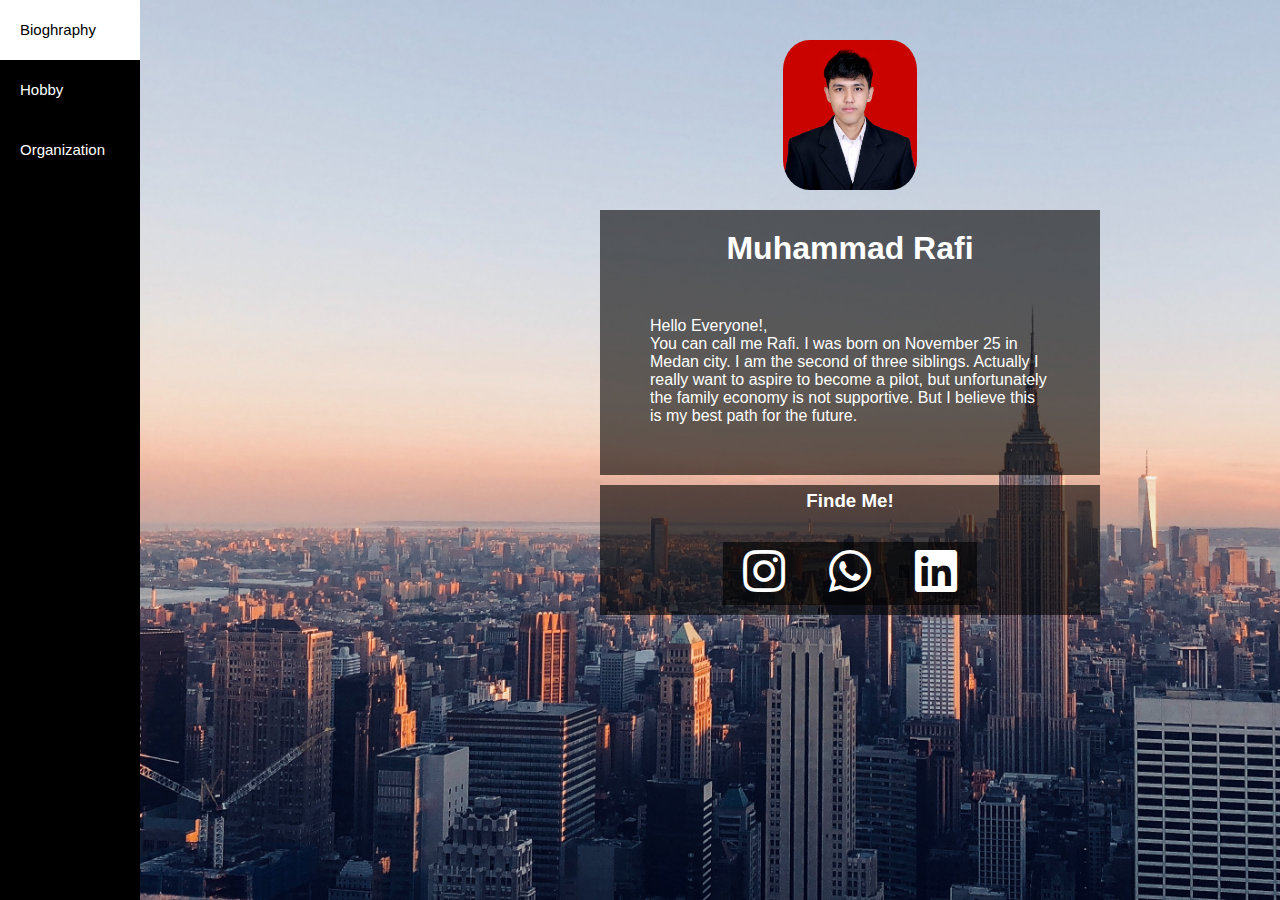
<file: index.html>
<html>
    <head>
        <title>Bioghraphy</title>
        <link rel="stylesheet" href="css/style.css">
        <link rel="stylesheet" href="https://cdnjs.cloudflare.com/ajax/libs/font-awesome/5.13.0/css/all.min.css">
        <meta name="viewport" content="width=device-width, initial-scale=1.0">
    </head>

    <body>
        <nav class="sideNav">
            <ul>
                <li><a href="index.html">Bioghraphy</a></li>
                <li><a href="hobby.html">Hobby</a></li>
                <li><a href="organization.html">Organization</a></li>
            </ul>
        </nav>

        <section>

           <div class="container">
                <img src="img/rafi.jpg">
                <h1>Muhammad Rafi</h1>
                <p>
                    Hello Everyone!,<br>You can call me Rafi. I was born on November 25 in Medan city. I am the second of three siblings. Actually I really want to aspire to become a pilot, but unfortunately the family economy is not supportive. But I believe this is my best path for the future.
                </p>

                <div id="sosmed">
                    <h3 style="color: white; margin-bottom: 20px;">Finde Me!</h3>
                    <ul id="sosmed" style="display: inline-block;">
                        <li style="display: inline-block; padding-left: 20px; padding-right: 20px;"><a href="https://www.instagram.com/m_rafi2511/"><i class="fab fa-instagram fa-3x" style="color: white !important;"></i></a></li>
                        <li style="display: inline-block; padding-left: 20px; padding-right: 20px;"><a href="https://api.whatsapp.com/send?phone=6285862862965&text=Hi%20Rafi!,%20I've%20read%20your%20Biography%20:D"><i class="fab fa-whatsapp fa-3x" style="color: white !important;"></i></a></li>
                        <li style="display: inline-block; padding-left: 20px; padding-right: 20px;"><a href="https://www.linkedin.com/in/muhammad-rafi-8884a5196/"><i class="fab fa-linkedin fa-3x" style="color: white !important;"></i></a></li>
                    </ul>
                </div>
           </div>
        </section>
    </body>



</html>
</file>
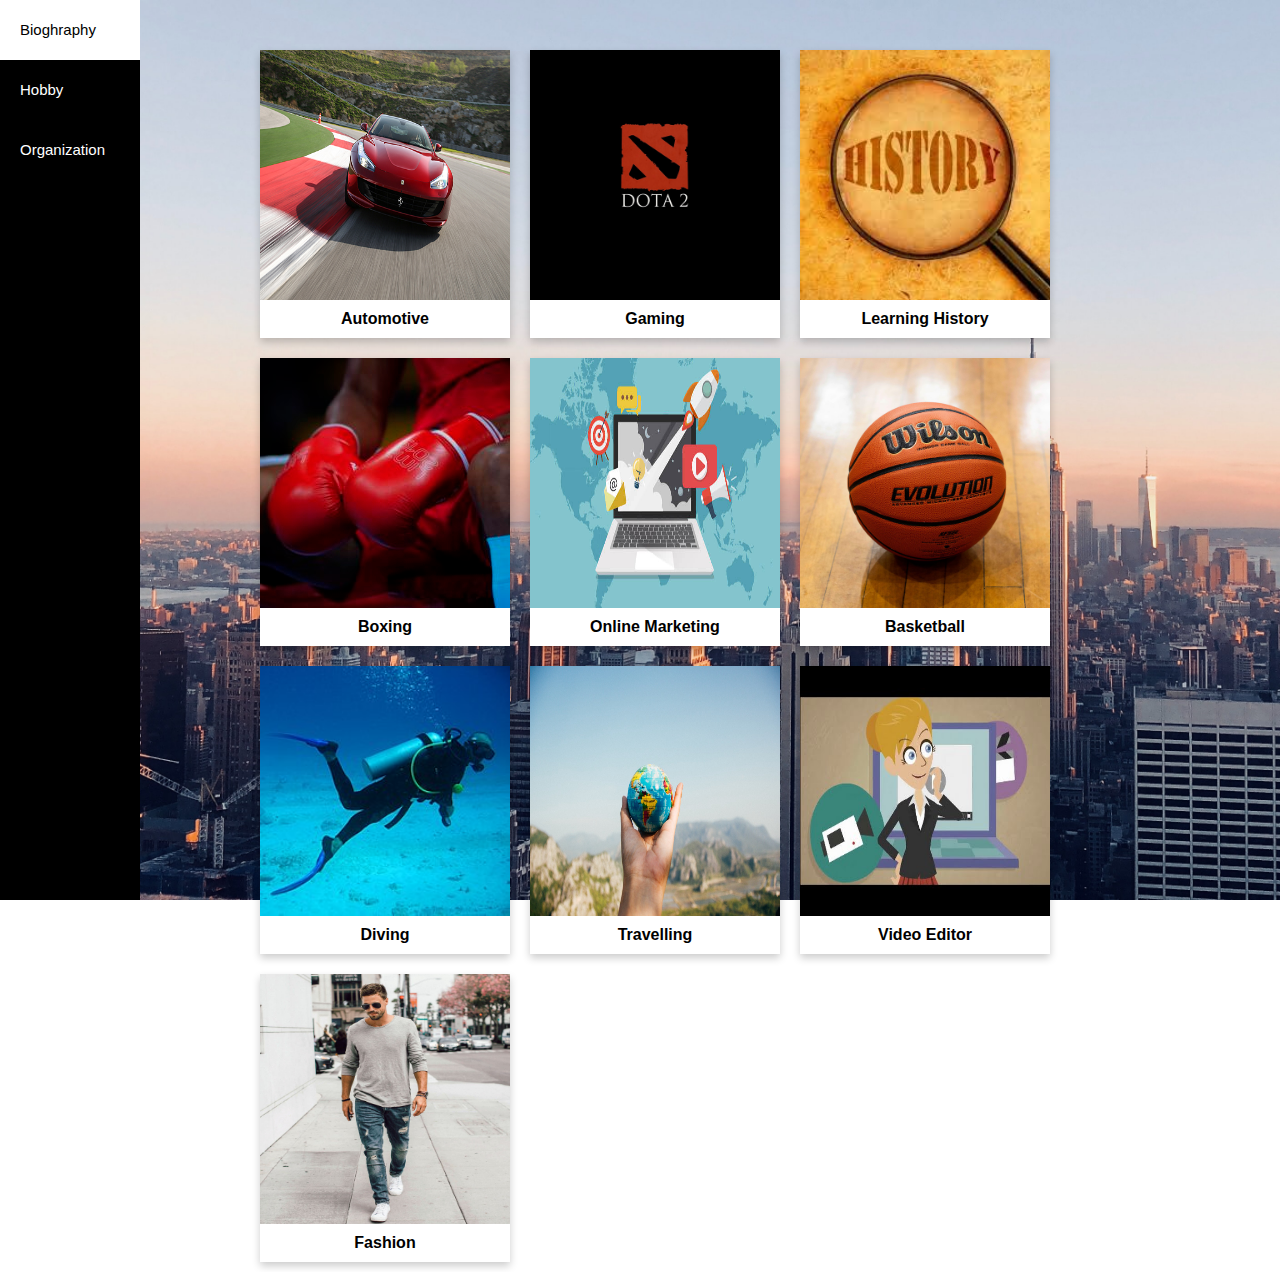
<file: hobby.html>
<html>
    <head>
        <title>Bioghraphy</title>
        <link rel="stylesheet" href="css/hobi.css">
        <meta name="viewport" content="width=device-width, initial-scale=1.0">
    </head>

    <body>
        <nav class="sideNav">
            <ul>
                <li><a href="index.html">Bioghraphy</a></li>
                <li><a href="hobby.html">Hobby</a></li>
                <li><a href="organization.html">Organization</a></li>
            </ul>
        </nav>

        <section class="isi">

            <div class="card">
                <img src="img/ferarri.jpg" style="width:100%">
                    <div class="container">
                        <h4><b>Automotive</b></h4> 
                    </div>
            </div>

            <div class="card">
                <img src="img/dota.png" style="width:100%">
                    <div class="container">
                        <h4><b>Gaming</b></h4> 
                    </div>
            </div>

            <div class="card">
                <img src="img/history.jpg" style="width:100%">
                    <div class="container">
                        <h4><b>Learning History</b></h4> 
                    </div>
            </div>

            <div class="card">
                <img src="img/boxing.jpg" style="width:100%">
                    <div class="container">
                        <h4><b>Boxing</b></h4> 
                    </div>
            </div>

            <div class="card">
                <img src="img/marketing.jpg" style="width:100%">
                    <div class="container">
                        <h4><b>Online Marketing</b></h4> 
                    </div>
            </div>

            <div class="card">
                <img src="img/basket.jpg" style="width:100%">
                    <div class="container">
                        <h4><b>Basketball</b></h4> 
                    </div>
            </div>

            <div class="card">
                <img src="img/diving.jpg" style="width:100%">
                    <div class="container">
                        <h4><b>Diving</b></h4> 
                    </div>
            </div>

            <div class="card">
                <img src="img/travelling.jpeg" style="width:100%">
                    <div class="container">
                        <h4><b>Travelling</b></h4> 
                    </div>
            </div>

            <div class="card">
                <img src="img/animation.jpg" style="width:100%">
                    <div class="container">
                        <h4><b>Video Editor</b></h4> 
                    </div>
            </div>

            <div class="card">
                <img src="img/fashion.jpg" style="width:100%">
                    <div class="container">
                        <h4><b>Fashion</b></h4> 
                    </div>
            </div>

           <div>

           </div>
        </section>






    </body>


</html>
</file>
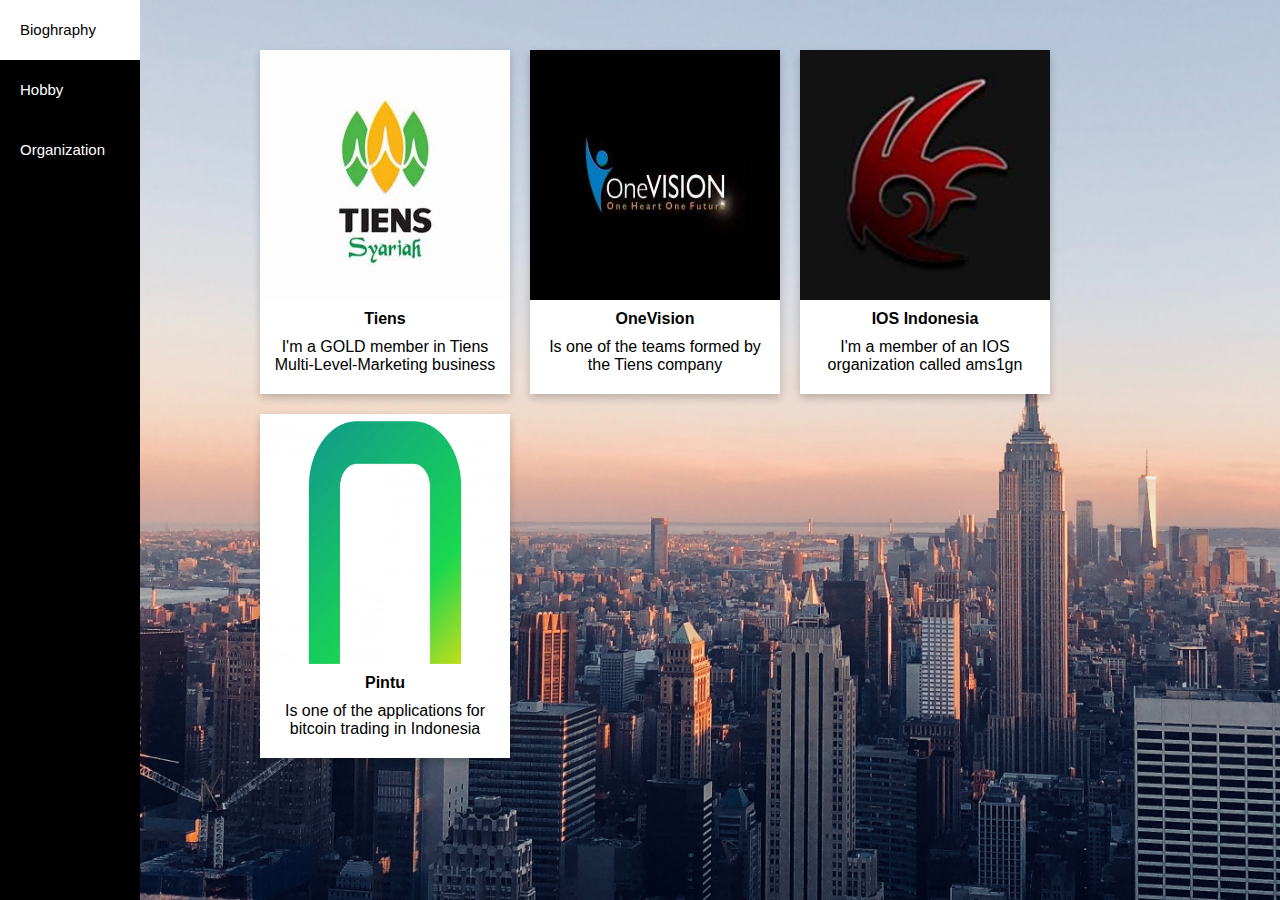
<file: organization.html>
<html>
    <head>
        <title>Bioghraphy</title>
        <link rel="stylesheet" href="css/organization.css">
        <meta name="viewport" content="width=device-width, initial-scale=1.0">
    </head>

    <body>
        <nav class="sideNav">
            <ul>
                <li><a href="index.html">Bioghraphy</a></li>
                <li><a href="hobby.html">Hobby</a></li>
                <li><a href="organization.html">Organization</a></li>
            </ul>
        </nav>

        <section class="isi">

            <div class="card">
                <img src="img/tiens.jpg" style="width:100%">
                    <div class="container">
                        <h4><b>Tiens</b></h4> 
                        <p style="padding: 10px;">I'm a GOLD member in Tiens Multi-Level-Marketing business</p> 
                    </div>
            </div>

            <div class="card">
                <img src="img/onevision.jpg" style="width:100%">
                    <div class="container">
                        <h4><b>OneVision</b></h4> 
                        <p style="padding: 10px;">Is one of the teams formed by the Tiens company</p> 
                    </div>
            </div>

            <div class="card">
                <img src="img/ams1gn.jpg" style="width:100%">
                    <div class="container">
                        <h4><b>IOS Indonesia</b></h4> 
                        <p style="padding: 10px;">I'm a member of an IOS organization called ams1gn</p> 
                    </div>
            </div>

            <div class="card">
                <img src="img/pintu.jpg" style="width:100%">
                    <div class="container">
                        <h4><b>Pintu</b></h4> 
                        <p style="padding: 10px;">Is one of the applications for bitcoin trading in Indonesia</p> 
                    </div>
            </div>

           <div>

           </div>
        </section>






    </body>


</html>
</file>
<file: css/style.css>
body {
    background-image: url('../img/background.jpg');
    background-repeat: no-repeat;
    background-attachment: fixed;
    background-size: cover;
}
* {
    margin: 0;
    padding: 0;
    font-family: Arial, Helvetica, sans-serif;

}
nav {
    left: 0;
    top: 0;
    bottom: 0;
    width: 140px;
    background-color: black;
    position: fixed;
    font-size: 15px;
}

nav ul li {
    line-height: 60px;
}

nav ul li a {
    text-decoration: none;
    color: white;
    display: block;
}
nav a{
    padding-left: 20px;
}
nav i {
    color: white;
}

nav ul li a:hover {
    background-color: white;
    color: black;
    transition: 0.7s;
}

.container{
    text-align: center;
    max-width: 500px;
    padding-top: 40px;
    padding-left: 600px;
    
}

.container img {
    max-width: 150px;
    max-height: 150px;
    border-radius: 20%;
    margin-bottom: 20px;
}
.container h1{
    padding-top: 20px;
    color: white;
}

.container p {
    text-align: left;
    color: white;
}

.container h1,p {
    background:rgba(0,0,0,0.6);
    padding-left: 50px;
    padding-right: 50px;
    padding-bottom: 50px;
}
#sosmed {
    background:rgba(0,0,0,0.6);
    padding-bottom: 10px;
    padding-top: 5px;
    margin-top: 10px;
}
</file>
<file: css/hobi.css>
body {
    background-image: url('../img/background.jpg');
    background-repeat: no-repeat;
    background-attachment: fixed;
    background-size: cover;

}
* {
    margin: 0;
    padding: 0;
    font-family: Arial, Helvetica, sans-serif;
}
nav {
    left: 0;
    top: 0;
    bottom: 0;
    width: 140px;
    background-color: black;
    position: fixed;
    font-size: 15px;
}

nav ul li {
    line-height: 60px;
}

nav ul li a {
    text-decoration: none;
    color: white;
    display: block;
}
nav a{
    padding-left: 20px;
}
nav i {
    color: white;
}

nav ul li a:hover {
    background-color: white;
    color: black;
    transition: 0.7s;
}

.isi {
    text-align: center;
    padding-top: 40px;
    padding-left: 250px;
}

.card {
    box-shadow: 0 4px 8px 0 rgba(0,0,0,0.2);
    transition: 0.4s;
    width: 250px;
    text-align: center;
    float: left;
    margin: 10px;
    background-color: white;
  }

  .card img {
      min-width: 250px;
      min-height: 250px;
      max-height: 250px;
  }
  
  .card:hover {
    box-shadow: 0 8px 16px 0 rgba(0,0,0,0.2);
  }
  
  .container {
    padding-top: 10px;
    padding-bottom: 10px;
  }
</file>
<file: css/organization.css>
body {
    background-image: url('../img/background.jpg');
    background-repeat: no-repeat;
    background-attachment: fixed;
    background-size: cover;

}
* {
    margin: 0;
    padding: 0;
    font-family: Arial, Helvetica, sans-serif;
}
nav {
    left: 0;
    top: 0;
    bottom: 0;
    width: 140px;
    background-color: black;
    position: fixed;
    font-size: 15px;
}

nav ul li {
    line-height: 60px;
}

nav ul li a {
    text-decoration: none;
    color: white;
    display: block;
}
nav a{
    padding-left: 20px;
}
nav i {
    color: white;
}

nav ul li a:hover {
    background-color: white;
    color: black;
    transition: 0.7s;
}

.isi {
    text-align: center;
    padding-top: 40px;
    padding-left: 250px;
}

.card {
    box-shadow: 0 4px 8px 0 rgba(0,0,0,0.2);
    transition: 0.4s;
    width: 250px;
    text-align: center;
    float: left;
    margin: 10px;
    background-color: white;
  }


  .card img {
      min-width: 250px;
      min-height: 250px;
  }
  
  .card:hover {
    box-shadow: 0 8px 16px 0 rgba(0,0,0,0.2);
  }
  
  .container {
    padding-top: 10px;
    padding-bottom: 10px;
  }
</file>
